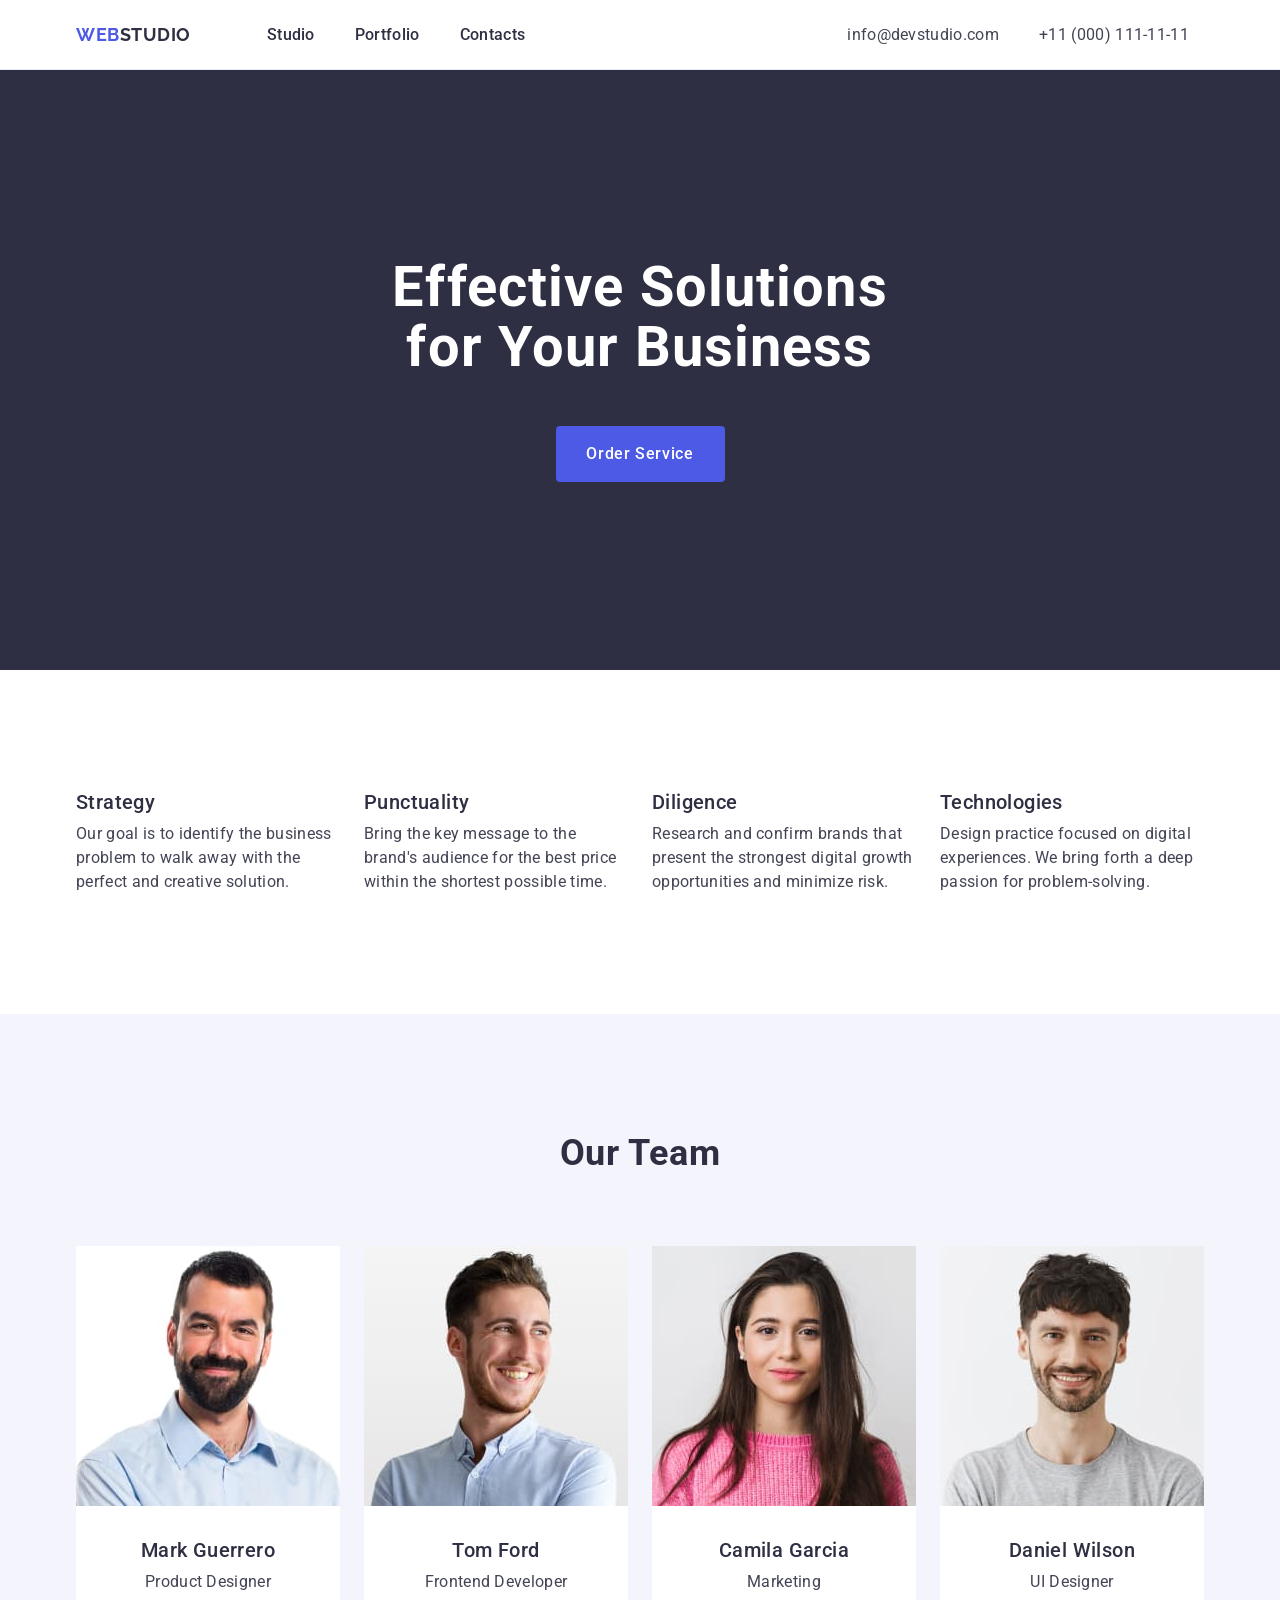
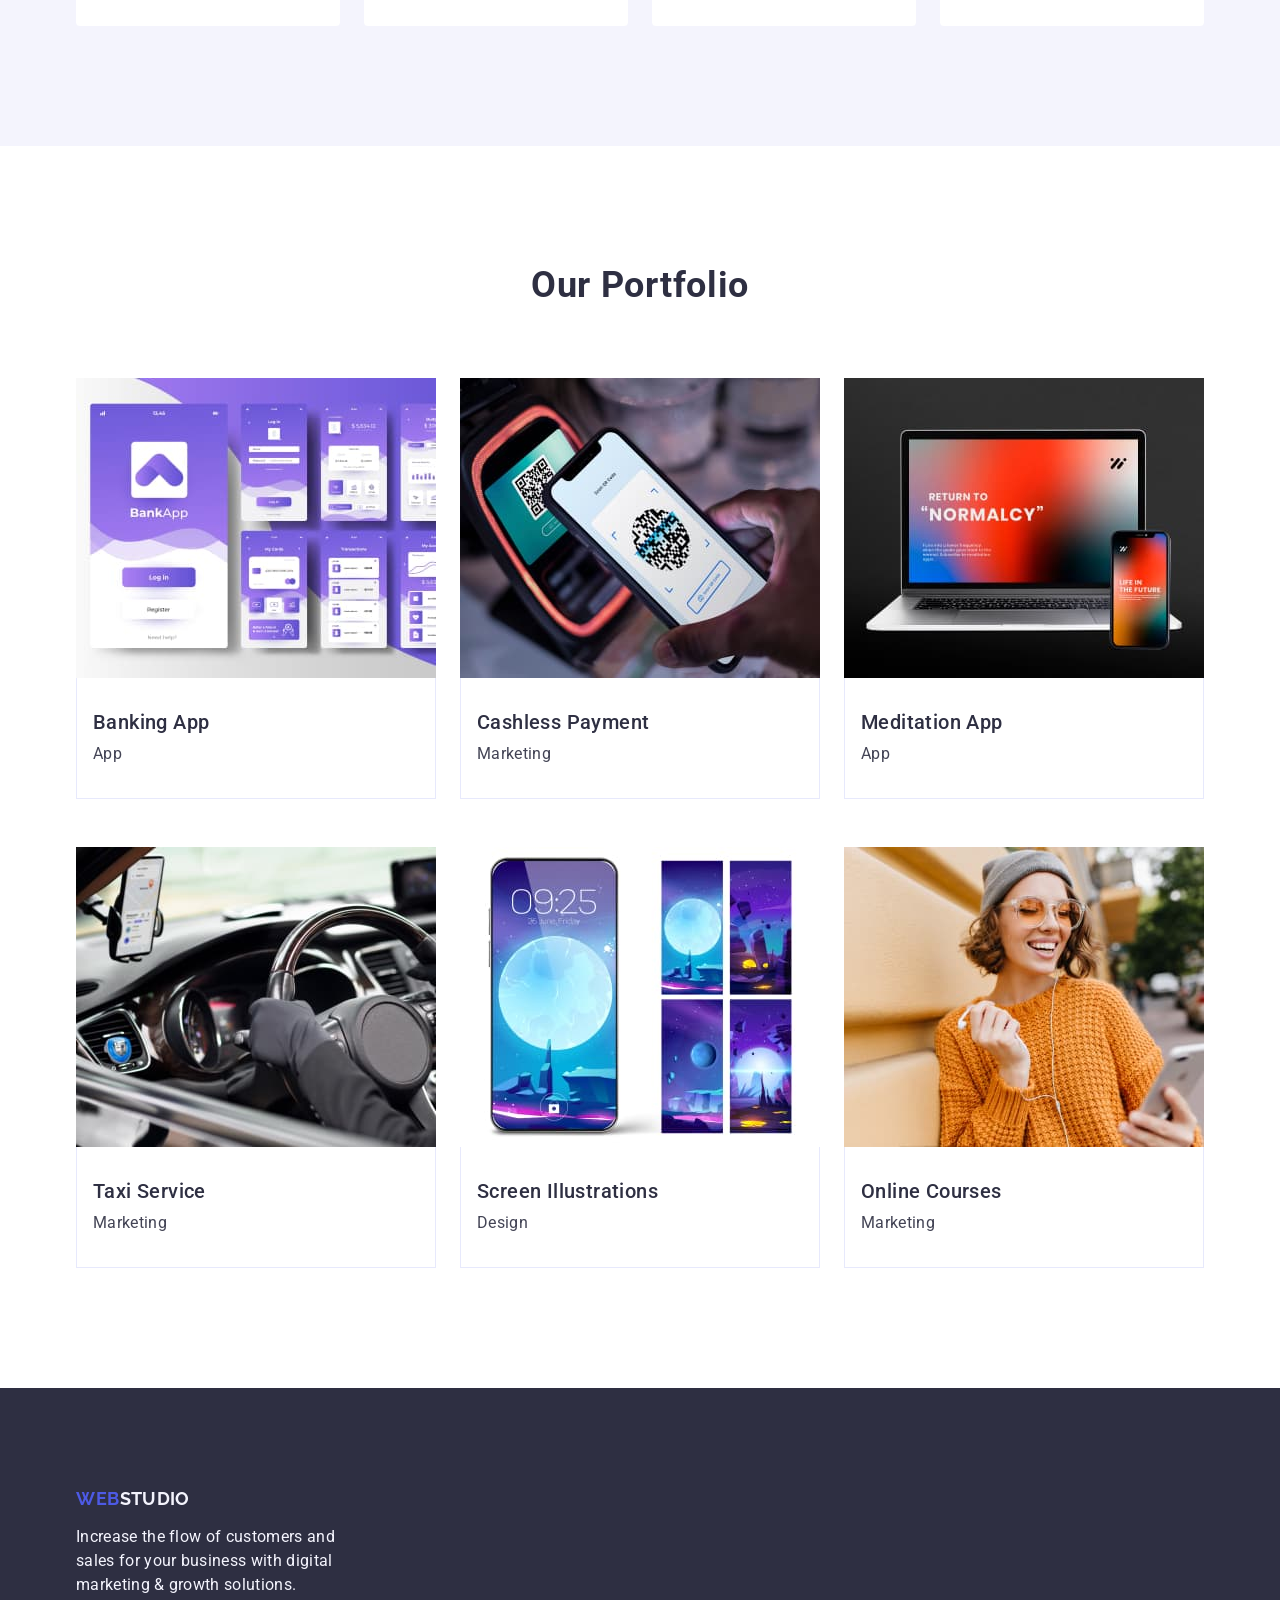
<file: index.html>
<!DOCTYPE html>
<html lang="en">
  <head>
    <meta charset="UTF-8" />
    <meta name="viewport" content="width=device-width, initial-scale=1.0" />
    <link
      rel="stylesheet"
      href="https://cdn.jsdelivr.net/npm/modern-normalize@2.0.0/modern-normalize.min.css"
    />
    <link rel="stylesheet" href="./css/style.css" />
    <link rel="preconnect" href="https://fonts.googleapis.com" />
    <link rel="preconnect" href="https://fonts.gstatic.com" crossorigin />
    <link
      href="https://fonts.googleapis.com/css2?family=Raleway:wght@700&family=Roboto:wght@400;500;700&display=swap"
      rel="stylesheet"
    />

    <title>Document</title>
  </head>

  <body>
    <div class="">
      <!-- header -->
      <header class="header">
        <div class="container header-container">
          <!-- Navigation -->
          <nav class="navigation">
            <a href="./index.html" class="link logo-web"
              >Web<span class="logo-studio">Studio</span></a
            >
            <ul class="list nav-list">
              <li><a href="./index.html" class="nav-item link">Studio</a></li>
              <li>
                <a href="" class="nav-item link">Portfolio</a>
              </li>
              <li>
                <a href="" class="nav-item link">Contacts</a>
              </li>
            </ul>
          </nav>
          <address class="adress">
            <ul class="list adress-list">
              <li>
                <a href="mailto:info@devstudio.com" class="adress-link link"
                  >info@devstudio.com</a
                >
              </li>
              <li>
                <a href="tel:+110001111111" class="adress-link link"
                  >+11 (000) 111-11-11</a
                >
              </li>
            </ul>
          </address>
        </div>
      </header>
      <main>
        <!-- section 1 -->
        <section class="section-one section">
          <div class="container">
            <h1 class="sec-one-h">Effective Solutions for Your Business</h1>
            <button type="button" class="button-section-one">
              Order Service
            </button>
          </div>
        </section>
        <!-- section 2 -->
        <section class="section">
          <div class="container">
            <h2 class="section-two-h-two visually-hidden">About us</h2>
            <ul class="about-us-list list">
              <li class="about-us-item">
                <h3 class="section-two-h-three">Strategy</h3>
                <p class="section-two-p">
                  Our goal is to identify the business problem to walk away with
                  the perfect and creative solution.
                </p>
              </li>
              <li class="about-us-item">
                <h3 class="section-two-h-three">Punctuality</h3>
                <p class="section-two-p">
                  Bring the key message to the brand's audience for the best
                  price within the shortest possible time.
                </p>
              </li>
              <li class="about-us-item">
                <h3 class="section-two-h-three">Diligence</h3>
                <p class="section-two-p">
                  Research and confirm brands that present the strongest digital
                  growth opportunities and minimize risk.
                </p>
              </li>
              <li class="about-us-item">
                <h3 class="section-two-h-three">Technologies</h3>
                <p class="section-two-p">
                  Design practice focused on digital experiences. We bring forth
                  a deep passion for problem-solving.
                </p>
              </li>
            </ul>
          </div>
        </section>
        <!-- section 3 -->
        <section class="section-three section">
          <div class="container">
            <h2 class="section-three-h-two">Our Team</h2>
            <ul class="list list-our-team">
              <li class="section-three-li">
                <img
                  src="./images/member1.jpg"
                  alt="Mark Guerrero"
                  width="264"
                />
                <div class="container-team-member">
                  <h3 class="section-three-h-three">Mark Guerrero</h3>
                  <p class="section-three-p">Product Designer</p>
                </div>
              </li>
              <li class="section-three-li">
                <img src="./images/member2.jpg" alt="Tom Ford" width="264" />
                <div class="container-team-member">
                  <h3 class="section-three-h-three">Tom Ford</h3>
                  <p class="section-three-p">Frontend Developer</p>
                </div>
              </li>
              <li class="section-three-li">
                <img
                  src="./images/member3.jpg"
                  alt="Camila Garcia"
                  width="264"
                />
                <div class="container-team-member">
                  <h3 class="section-three-h-three">Camila Garcia</h3>
                  <p class="section-three-p">Marketing</p>
                </div>
              </li>
              <li class="section-three-li">
                <img
                  src="./images/member4.jpg"
                  alt="Daniel Wilson"
                  width="264"
                />
                <div class="container-team-member">
                  <h3 class="section-three-h-three">Daniel Wilson</h3>
                  <p class="section-three-p">UI Designer</p>
                </div>
              </li>
            </ul>
          </div>
        </section>
        <!-- section 4 -->
        <section class="section-four section">
          <div class="container">
            <h2 class="section-four-h-two">Our Portfolio</h2>
            <ul class="list list-portfolio">
              <li class="item-portfolio">
                <img src="./images/img1.jpg" alt="Banking App" width="360" />
                <div class="container-portfolio-item">
                  <h3 class="section-four-h-three">Banking App</h3>
                  <p class="section-four-p">App</p>
                </div>
              </li>
              <li class="item-portfolio">
                <img
                  src="./images/img2.jpg"
                  alt="Cashless Payment"
                  width="360"
                />
                <div class="container-portfolio-item">
                  <h3 class="section-four-h-three">Cashless Payment</h3>
                  <p class="section-four-p">Marketing</p>
                </div>
              </li>
              <li class="item-portfolio">
                <img src="./images/img3.jpg" alt="Meditation App" width="360" />
                <div class="container-portfolio-item">
                  <h3 class="section-four-h-three">Meditation App</h3>
                  <p class="section-four-p">App</p>
                </div>
              </li>
              <li class="item-portfolio">
                <img src="./images/img4.jpg" alt="Taxi Service" width="360" />
                <div class="container-portfolio-item">
                  <h3 class="section-four-h-three">Taxi Service</h3>
                  <p class="section-four-p">Marketing</p>
                </div>
              </li>
              <li class="item-portfolio">
                <img
                  src="./images/img5.jpg"
                  alt="Screen Illustrations"
                  width="360"
                />
                <div class="container-portfolio-item">
                  <h3 class="section-four-h-three">Screen Illustrations</h3>
                  <p class="section-four-p">Design</p>
                </div>
              </li>
              <li class="item-portfolio">
                <img src="./images/img6.jpg" alt="Online Courses" width="360" />
                <div class="container-portfolio-item">
                  <h3 class="section-four-h-three">Online Courses</h3>
                  <p class="section-four-p">Marketing</p>
                </div>
              </li>
            </ul>
          </div>
        </section>
      </main>
      <!-- footer -->
      <footer class="foter">
        <div class="container">
          <a href="./index.html" class="link foter-logo"
            >Web<span class="logo-studio-foter">Studio</span></a
          >
          <p class="foter-text-p">
            Increase the flow of customers and sales for your business with
            digital marketing & growth solutions.
          </p>
        </div>
      </footer>
    </div>
  </body>
</html>
</file>
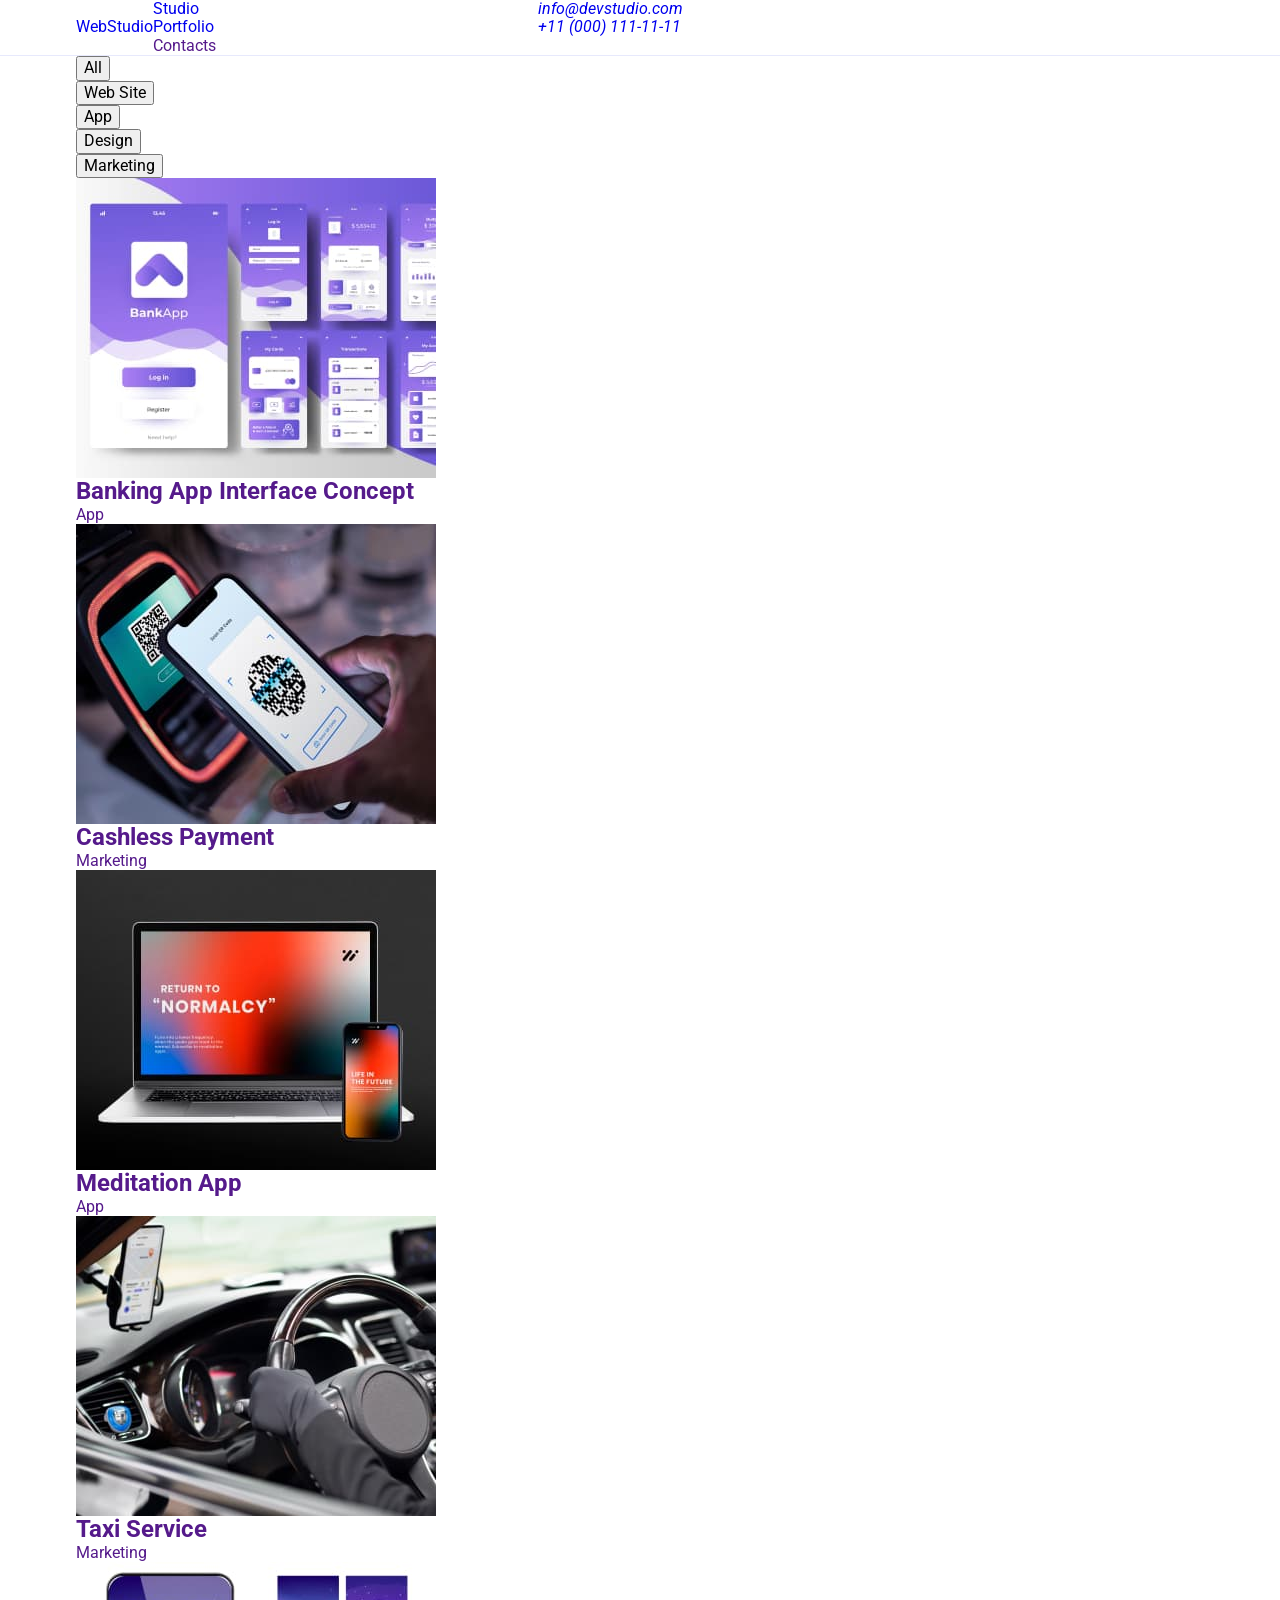
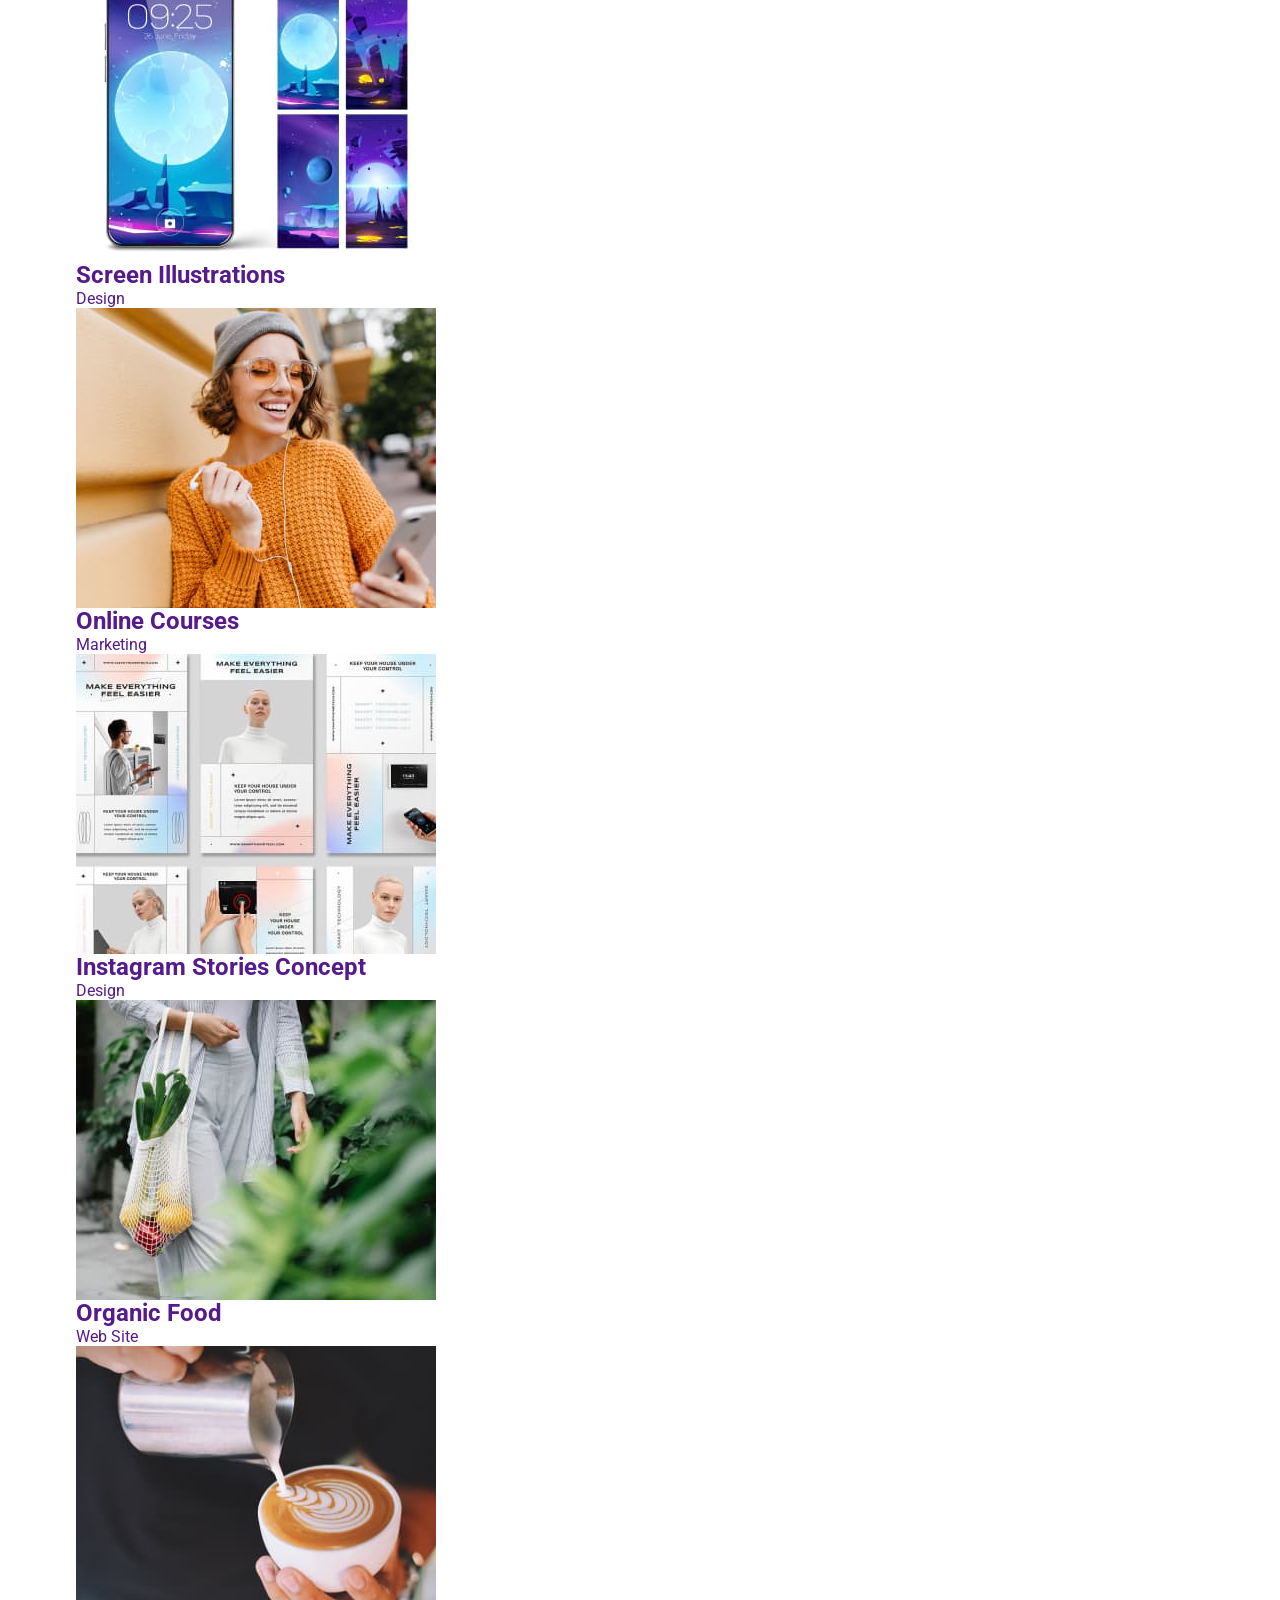
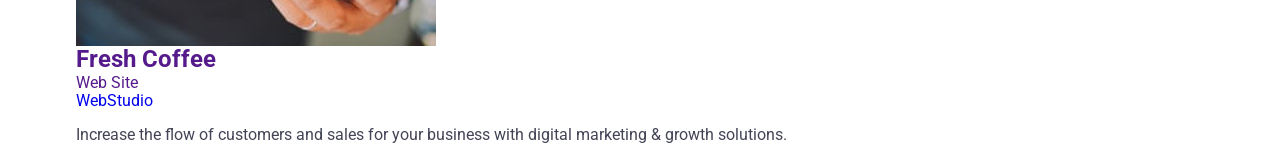
<file: portfolio.html>
<!DOCTYPE html>
<html lang="en">
  <head>
    <meta charset="UTF-8" />
    <meta name="description" content="WebStudio" />
    <link rel="preconnect" href="https://fonts.googleapis.com" />
    <link rel="preconnect" href="https://fonts.gstatic.com" crossorigin />
    <link rel="preconnect" href="https://fonts.googleapis.com" />
    <link rel="preconnect" href="https://fonts.gstatic.com" crossorigin />
    <link
      href="https://fonts.googleapis.com/css2?family=Raleway:wght@800&family=Roboto:wght@400;500;700&display=swap"
      rel="stylesheet"
    />
    <link
      rel="stylesheet"
      href="https://cdnjs.cloudflare.com/ajax/libs/modern-normalize/2.0.0/modern-normalize.min.css"
      integrity="sha512-4xo8blKMVCiXpTaLzQSLSw3KFOVPWhm/TRtuPVc4WG6kUgjH6J03IBuG7JZPkcWMxJ5huwaBpOpnwYElP/m6wg=="
      crossorigin="anonymous"
      referrerpolicy="no-referrer"
    />
    <link rel="stylesheet" href="./css/style.css" />
    <title>WebStudio</title>
  </head>
  <body>
    <!-- heder -->
    <header class="header">
      <div class="container top-bar">
        <nav class="navigation">
          <a href="./index.html" class="main-logo color-logo link-nav link"
            >Web<span class="somain-title">Studio</span></a
          >
          <ul class="list menu-nav">
            <li><a href="./index.html" class="link-nav link">Studio</a></li>
            <li>
              <a href="./portfolio.html" class="link-nav link">Portfolio</a>
            </li>
            <li><a href="" class="link-nav link">Contacts</a></li>
          </ul>
        </nav>
        <address class="teg-addres">
          <ul class="list menu-adress">
            <li>
              <a href="mailto:info@devstudio.com" class="addres-list-item link"
                >info@devstudio.com</a
              >
            </li>
            <li>
              <a href="tel:+110001111111" class="addres-list-item link">+11 (000) 111-11-11</a>
            </li>
          </ul>
        </address>
      </div>
    </header>

    <!-- Main content -->
    <main>
      <section class="port-first-sec">
        <div class="container">
          <h1 class="visually-hidden">Main</h1>
          <ul class="list list-menu-port">
            <li><button type="button" class="list-button">All</button></li>
            <li><button type="button" class="list-button">Web Site</button></li>
            <li><button type="button" class="list-button">App</button></li>
            <li><button type="button" class="list-button">Design</button></li>
            <li><button type="button" class="list-button">Marketing</button></li>
          </ul>
          <ul class="list list-port-images">
            <li class="item-port-images">
              <a href="" class="link">
                <img
                  src="./images/img1.jpg"
                  alt="Banking App Interface Concept"
                  width="360"
                  height="300"
                />
                <div class="container-items-port">
                  <h2 class="images-title">Banking App Interface Concept</h2>
                  <p class="images-p">App</p>
                </div>
              </a>
            </li>
            <li class="item-port-images">
              <a href="" class="link">
                <img src="./images/img2.jpg" alt="Cashless Payment" width="360" height="300" />
                <div class="container-items-port">
                  <h2 class="images-title">Cashless Payment</h2>
                  <p class="images-p">Marketing</p>
                </div>
              </a>
            </li>
            <li class="item-port-images">
              <a href="" class="link">
                <img src="./images/img3.jpg" alt="Meditation App" width="360" height="300" />
                <div class="container-items-port">
                  <h2 class="images-title">Meditation App</h2>
                  <p class="images-p">App</p>
                </div>
              </a>
            </li>

            <li class="item-port-images">
              <a href="" class="link">
                <img src="./images/img4.jpg" alt="Taxi Service" width="360" height="300" />
                <div class="container-items-port">
                  <h2 class="images-title">Taxi Service</h2>
                  <p class="images-p">Marketing</p>
                </div>
              </a>
            </li>
            <li class="item-port-images">
              <a href="" class="link">
                <img src="./images/img5.jpg" alt="Screen Illustrations" width="360" height="300" />
                <div class="container-items-port">
                  <h2 class="images-title">Screen Illustrations</h2>
                  <p class="images-p">Design</p>
                </div>
              </a>
            </li>
            <li class="item-port-images">
              <a href="" class="link">
                <img src="./images/img6.jpg" alt="Online Courses" width="360" height="300" />
                <div class="container-items-port">
                  <h2 class="images-title">Online Courses</h2>
                  <p class="images-p">Marketing</p>
                </div>
              </a>
            </li>

            <li class="item-port-images">
              <a href="" class="link">
                <img
                  src="./images/img7.jpg"
                  alt="Instagram Stories Concept"
                  width="360"
                  height="300"
                />
                <div class="container-items-port">
                  <h2 class="images-title">Instagram Stories Concept</h2>
                  <p class="images-p">Design</p>
                </div>
              </a>
            </li>
            <li class="item-port-images">
              <a href="" class="link">
                <img src="./images/img8.jpg" alt="Organic Food" width="360" height="300" />
                <div class="container-items-port">
                  <h2 class="images-title">Organic Food</h2>
                  <p class="images-p">Web Site</p>
                </div>
              </a>
            </li>
            <li class="item-port-images">
              <a href="" class="link">
                <img src="./images/img9.jpg" alt="Fresh Coffee" width="360" height="300" />
                <div class="container-items-port">
                  <h2 class="images-title">Fresh Coffee</h2>
                  <p class="images-p">Web Site</p>
                </div>
              </a>
            </li>
          </ul>
        </div>
      </section>
    </main>
    <!-- Pidval -->
    <footer class="footer">
      <div class="container">
        <a href="./index.html" class="main-logo color-logo foot-logo link"
          >Web<span class="somain-title-footer">Studio</span></a
        >
        <p class="p-footer">
          Increase the flow of customers and sales for your business with digital marketing & growth
          solutions.
        </p>
      </div>
    </footer>
  </body>
</html>
</file>
<file: css/style.css>
h1,
h2,
h3,
h4,
h5,
h6,
p,
ul {
  margin: 0;
}
h1,
h2,
h3,
h4,
h5,
h6,
p {
  margin-top: 0;
  margin-bottom: 0;
}

ul,
ol {
  margin-top: 0;
  margin-bottom: 0;
  padding-left: 0;
}
img {
  display: block;
}

body {
  font-family: 'Raleway', sans-serif;
  font-family: 'Roboto', sans-serif;
  color: #434455;
  background-color: #ffffff;
}
.visually-hidden {
  position: absolute;
  width: 1px;
  height: 1px;
  margin: -1px;
  border: 0;
  padding: 0;
  white-space: nowrap;
  clip-path: inset(100%);
  clip: rect(0 0 0 0);
  overflow: hidden;
}

.link {
  text-decoration: none;
}
.list {
  list-style: none;
}

.section {
  padding: 120px 0;
}
/* ХЕДЕР */
.container {
  max-width: 1158px;
  margin: 0 auto;
  padding: 0 15px;
}
.container.header {
  display: flex;
}
header .container {
  display: flex;
  margin: 0 auto;
  box-sizing: border-box;
}
.navigation {
  display: flex;
  align-items: center;
  white-space: nowrap;
  margin-right: 322px;
}
.adress {
  display: flex;
  align-items: center;
  font-style: normal;
}
.nav-list {
  display: flex;
  gap: 40px;
}
.adress-list {
  display: flex;
  gap: 40px;
  justify-content: flex-end;
  align-items: center;
}
.logo-web {
  font-family: 'Raleway', sans-serif;
  font-weight: 700;
  font-size: 18px;
  line-height: 1.17;
  letter-spacing: 0.03em;
  text-transform: uppercase;
  color: #4d5ae5;
  margin-right: 76px;
  padding: 24px 0;
}
.logo-studio {
  font-family: 'Raleway', sans-serif;
  font-weight: 700;
  font-size: 18px;
  line-height: 1.17;
  letter-spacing: 0.03em;
  text-transform: uppercase;
  color: #2e2f42;
}
.nav-item {
  font-weight: 500;
  font-size: 16px;
  line-height: 1.5;
  letter-spacing: 0.02em;
  color: #2e2f42;
  padding: 24px 0;
}
.nav-item:hover,
.nav-item:focus {
  color: #404bbf;
}
/* Top line bg */

.adress-link {
  font-style: normal;
  font-size: 16px;
  line-height: 1.5;
  letter-spacing: 0.02em;
  color: #434455;
}
.adress-link:hover,
.adress-link:focus {
  color: #404bbf;
}
.nav-list:last-child {
  margin-right: 0;
}
.adress-list li:last-child {
  margin-right: 0;
}
header {
  border-bottom: 1px solid #e7e9fc;
}
/* SECTION ONE */
main {
  display: block;
}
.section-one {
  background-color: #2e2f42;
  padding: 188px 0;
}
.sec-one-h {
  font-weight: 700;
  font-size: 56px;
  line-height: 1.07;
  letter-spacing: 0.02em;
  text-align: center;
  color: #ffffff;

  max-width: 496px;

  margin: 0 auto;
  margin-bottom: 48px;
}
.button-section-one {
  display: block;
  cursor: pointer;
  font-weight: 500;
  font-size: 16px;
  line-height: 1.5;
  letter-spacing: 0.04em;
  background-color: #4d5ae5;
  color: #ffffff;
  margin: auto;
  min-width: 169px;
  border-radius: 4px;
  height: 56px;
  border: none;
}
.button-section-one:hover,
.button-section-one:focus {
  background-color: #404bbf;
}

/* SECTION TWO */
.section-two-h-two {
  color: #2e2f42;
}
.section-two-h-three {
  display: block;
  gap: 8px;
  font-weight: 500;
  font-size: 20px;
  line-height: 1.2;
  letter-spacing: 0.02em;
  color: #2e2f42;
  margin-bottom: 8px;
}
.section-two-p {
  font-size: 16px;
  line-height: 1.5;
  letter-spacing: 0.02em;
}
.about-us-list {
  display: flex;
  gap: 24px;
}
.about-us-item {
  width: calc((100% - 72px) / 4);
}
/* SECTION THREE */
.section-three {
  background-color: #f4f4fd;
}
.section-three-h-two {
  font-weight: 700;
  font-size: 36px;
  line-height: 1.11;
  letter-spacing: 0.02em;
  text-align: center;
  color: #2e2f42;
  text-transform: capitalize;
  text-align: center;
  display: block;
  margin-bottom: 72px;
}
.section-three-li {
  background-color: #ffffff;
  border-radius: 0px 0px 4px 4px;
}
.section-three-h-three {
  display: block;
  font-weight: 500;
  font-size: 20px;
  line-height: 1.2;
  letter-spacing: 0.02em;
  text-align: center;
  color: #2e2f42;
  margin-bottom: 8px;
}
.section-three-p {
  font-weight: 400;
  font-size: 16px;
  line-height: 1.5;
  letter-spacing: 0.02em;
  text-align: center;
  color: #434455;
  display: block;
  text-align: center;
}
.list-our-team {
  display: flex;
  gap: 24px;
}
.container-team-member {
  padding: 32px 0;
}
/* SECTION FOUR */
.section-four-h-two {
  display: block;
  font-weight: 700;
  font-size: 36px;
  line-height: 1.11;
  letter-spacing: 0.02em;
  text-align: center;
  color: #2e2f42;
  text-transform: capitalize;
  margin-bottom: 72px;
}
.section-four-h-three {
  display: block;
  font-weight: 500;
  font-size: 20px;
  line-height: 1.2;
  letter-spacing: 0.02em;
  color: #2e2f42;
  margin-bottom: 8px;
}
.section-four-p {
  font-size: 16px;
  line-height: 1.5;
  letter-spacing: 0.02em;
  color: #434455;
}
.list-portfolio {
  display: flex;
  flex-wrap: wrap;
  column-gap: 24px;
  row-gap: 48px;
}
.item-portfolio {
  flex-basis: calc((100% - 3 * 24px) / 4);
  border-radius: 0px 0px 4px 4px;
  display: block;
  flex-direction: column;
  justify-content: center;
  background-color: #f4f4fd;
  align-items: center;
}

.container-portfolio-item {
  background-color: #ffffff;
  border: 1px solid #e7e9fc;
  border-top: none;
  padding: 32px 16px;
}
/* FOOTER */
.foter {
  background-color: #2e2f42;
  padding: 100px 0;
}
.logo-studio-foter {
  font-family: 'Raleway', sans-serif;
  font-weight: 700;
  font-size: 18px;
  line-height: 1.17;
  letter-spacing: 0.02em;
  text-transform: uppercase;
  color: #f4f4fd;
}
.foter-text-p {
  display: block;
  font-size: 16px;
  line-height: 1.5;
  letter-spacing: 0.02em;
  color: #f4f4fd;
  max-width: 264px;
}
.foter-logo {
  font-family: 'Raleway', sans-serif;
  font-weight: 700;
  font-size: 18px;
  line-height: 1.17;
  letter-spacing: 0.03em;
  text-transform: uppercase;
  color: #4d5ae5;
}

footer a {
  display: inline-block;
  margin-bottom: 16px;
}
</file>
